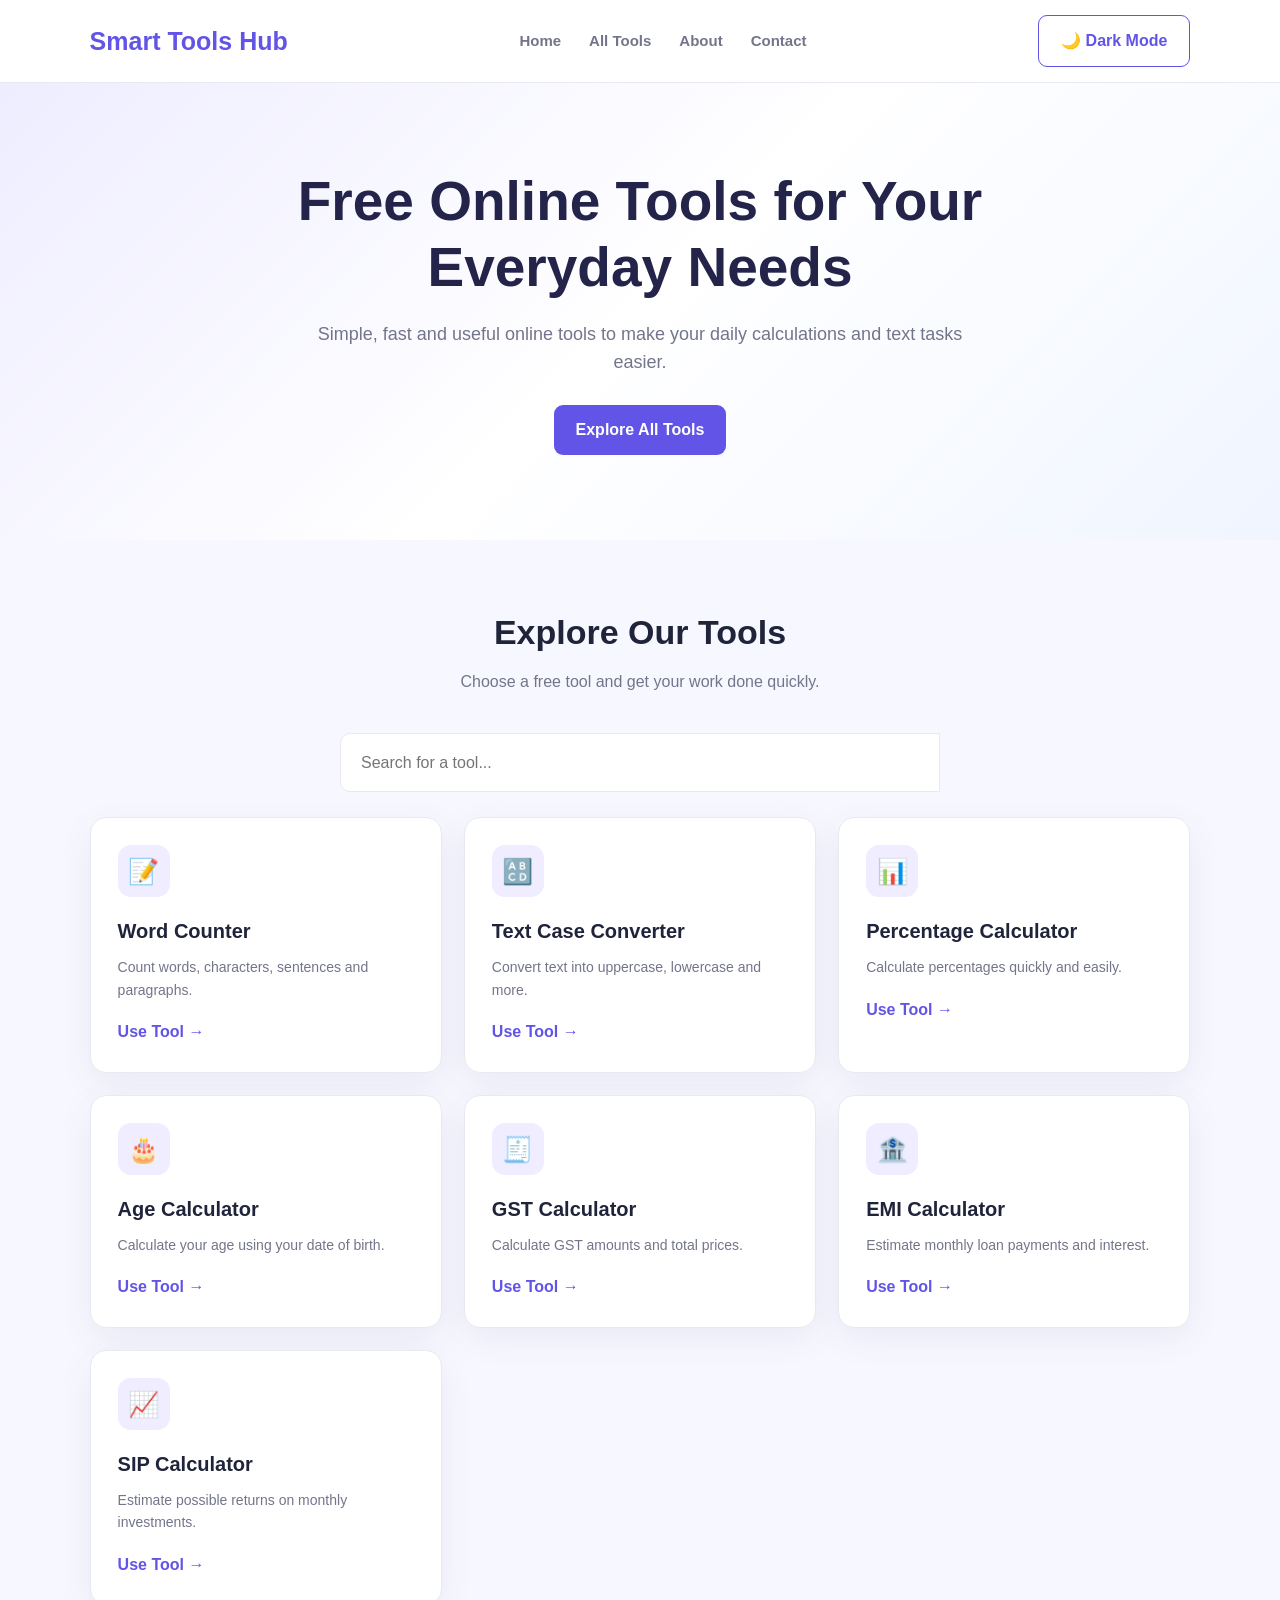
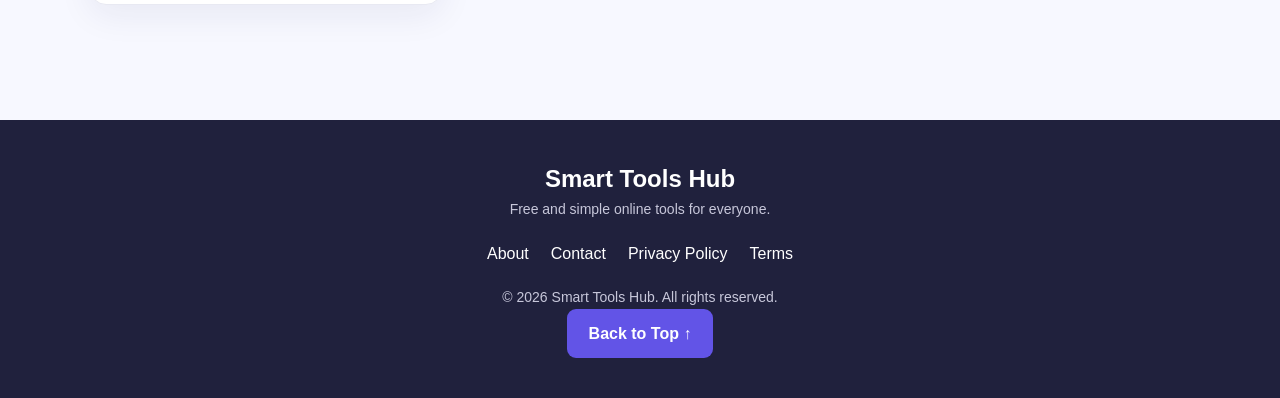
<file: index.html>
<!DOCTYPE html>
<html lang="en">
<head>
    <meta charset="UTF-8">
    <meta name="viewport" content="width=device-width, initial-scale=1.0">

    <title>Smart Tools Hub - Free Online Tools</title>
    <meta name="description" content="Use free online tools for word counting, text conversion, percentage, age, GST, EMI and SIP calculations.">
    <meta name="keywords" content="free online tools, word counter, text converter, percentage calculator, GST calculator, EMI calculator">

    <!-- Google Search Console Verification -->
    <meta name="google-site-verification" content="WfzBVPwlzANKhcpSHyWuXkBKIRFaBaveDxFWvL8Y4WM" />

    <!-- Google AdSense Verification Code -->
    <script async src="https://pagead2.googlesyndication.com/pagead/js/adsbygoogle.js?client=ca-pub-2568765496250056"
        crossorigin="anonymous"></script>

    <!-- CSS -->
    <link rel="stylesheet" href="assets/css/style.css">
</head>

<body>

    <!-- HEADER -->
    <header>
        <a href="index.html" class="logo">Smart Tools Hub</a>

        <nav class="nav-links">
            <a href="index.html">Home</a>
            <a href="#tools">All Tools</a>
            <a href="pages/about.html">About</a>
            <a href="pages/contact.html">Contact</a>
        </nav>

        <button class="btn btn-outline" id="themeToggle" type="button">
            🌙 Dark Mode
        </button>
    </header>

    <!-- HERO SECTION -->
    <main>
        <section class="hero">
            <h2>Free Online Tools for Your Everyday Needs</h2>

            <p>
                Simple, fast and useful online tools to make your daily
                calculations and text tasks easier.
            </p>

            <a href="#tools" class="btn">Explore All Tools</a>
        </section>

        <!-- TOOLS SECTION -->
        <section class="section" id="tools">

            <div class="section-heading">
                <h2>Explore Our Tools</h2>
                <p>Choose a free tool and get your work done quickly.</p>
            </div>

            <!-- SEARCH -->
            <div class="search-box">
                <input
                    type="search"
                    id="toolSearch"
                    placeholder="Search for a tool..."
                    aria-label="Search tools"
                >
            </div>

            <!-- TOOL CARDS -->
            <div class="tools-grid">

                <article class="tool-card">
                    <div class="tool-icon">📝</div>
                    <h3>Word Counter</h3>
                    <p>Count words, characters, sentences and paragraphs.</p>
                    <a href="tools/word-counter/index.html">Use Tool →</a>
                </article>

                <article class="tool-card">
                    <div class="tool-icon">🔠</div>
                    <h3>Text Case Converter</h3>
                    <p>Convert text into uppercase, lowercase and more.</p>
                    <a href="tools/text-case-converter/index.html">Use Tool →</a>
                </article>

                <article class="tool-card">
                    <div class="tool-icon">📊</div>
                    <h3>Percentage Calculator</h3>
                    <p>Calculate percentages quickly and easily.</p>
                    <a href="tools/percentage-calculator/index.html">Use Tool →</a>
                </article>

                <article class="tool-card">
                    <div class="tool-icon">🎂</div>
                    <h3>Age Calculator</h3>
                    <p>Calculate your age using your date of birth.</p>
                    <a href="tools/age-calculator/index.html">Use Tool →</a>
                </article>

                <article class="tool-card">
                    <div class="tool-icon">🧾</div>
                    <h3>GST Calculator</h3>
                    <p>Calculate GST amounts and total prices.</p>
                    <a href="tools/gst-calculator/index.html">Use Tool →</a>
                </article>

                <article class="tool-card">
                    <div class="tool-icon">🏦</div>
                    <h3>EMI Calculator</h3>
                    <p>Estimate monthly loan payments and interest.</p>
                    <a href="tools/emi-calculator/index.html">Use Tool →</a>
                </article>

                <article class="tool-card">
                    <div class="tool-icon">📈</div>
                    <h3>SIP Calculator</h3>
                    <p>Estimate possible returns on monthly investments.</p>
                    <a href="tools/sip-calculator/index.html">Use Tool →</a>
                </article>

            </div>
        </section>
    </main>

    <!-- FOOTER -->
    <footer>
        <h2>Smart Tools Hub</h2>
        <p>Free and simple online tools for everyone.</p>

        <div class="footer-links">
            <a href="pages/about.html">About</a>
            <a href="pages/contact.html">Contact</a>
            <a href="pages/privacy.html">Privacy Policy</a>
            <a href="pages/terms.html">Terms</a>
        </div>

        <p>© <span id="currentYear"></span> Smart Tools Hub. All rights reserved.</p>

        <button class="btn" id="backToTop" type="button">
            Back to Top ↑
        </button>
    </footer>

    <!-- JavaScript -->
    <script src="assets/js/common.js"></script>

</body>
</html>
</file>
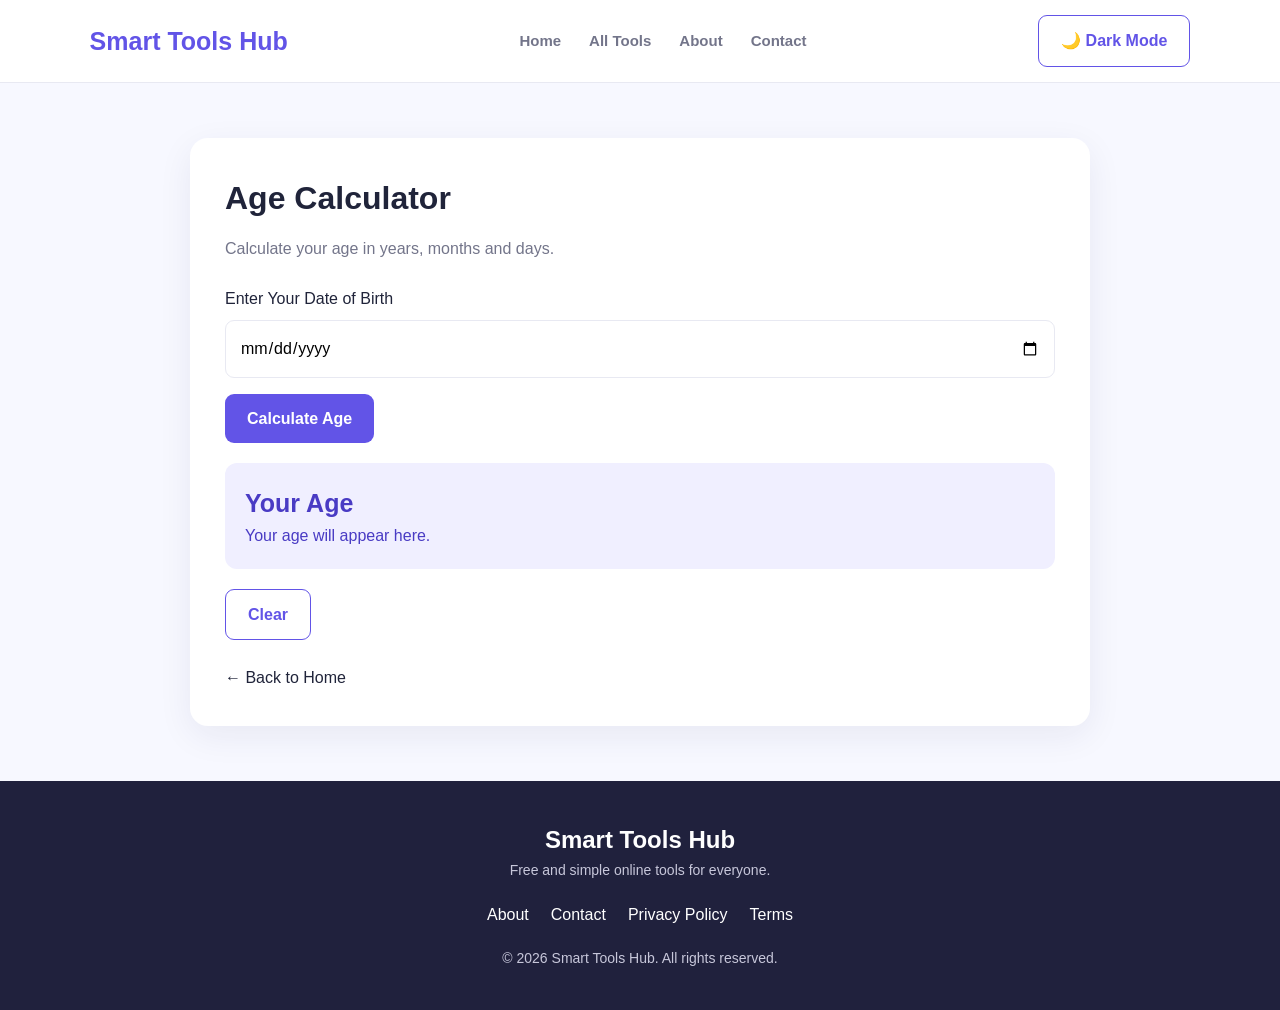
<file: tools/age-calculator/index.html>
<!DOCTYPE html>
<html lang="en">
<head>
    <meta charset="UTF-8">
    <meta name="viewport" content="width=device-width, initial-scale=1.0">
    <title>Age Calculator - Smart Tools Hub</title>
    <link rel="stylesheet" href="../../assets/css/style.css">
</head>
<body>

    <header>
        <a href="../../index.html" class="logo">Smart Tools Hub</a>
        <nav class="nav-links">
            <a href="../../index.html">Home</a>
            <a href="../../index.html#tools">All Tools</a>
            <a href="../../pages/about.html">About</a>
            <a href="../../pages/contact.html">Contact</a>
        </nav>
        <button class="btn btn-outline" id="themeToggle" type="button">🌙 Dark Mode</button>
    </header>

    <main class="tool-container">
        <h1>Age Calculator</h1>
        <p>Calculate your age in years, months and days.</p>

        <label for="birthDate">Enter Your Date of Birth</label>
        <input type="date" id="birthDate">

        <button class="btn" id="calculateBtn" type="button">
            Calculate Age
        </button>

        <div class="result-box">
            <h3>Your Age</h3>
            <p id="result">Your age will appear here.</p>
        </div>

        <button class="btn btn-outline" id="clearBtn" type="button">
            Clear
        </button>

        <p id="message" aria-live="polite"></p>
        <a href="../../index.html">← Back to Home</a>
    </main>

    <footer>
        <h2>Smart Tools Hub</h2>
        <p>Free and simple online tools for everyone.</p>
        <div class="footer-links">
            <a href="../../pages/about.html">About</a>
            <a href="../../pages/contact.html">Contact</a>
            <a href="../../pages/privacy.html">Privacy Policy</a>
            <a href="../../pages/terms.html">Terms</a>
        </div>
        <p>© <span id="currentYear"></span> Smart Tools Hub. All rights reserved.</p>
    </footer>

    <script src="../../assets/js/common.js"></script>
    <script src="age-calculator.js"></script>
</body>
</html>
</file>
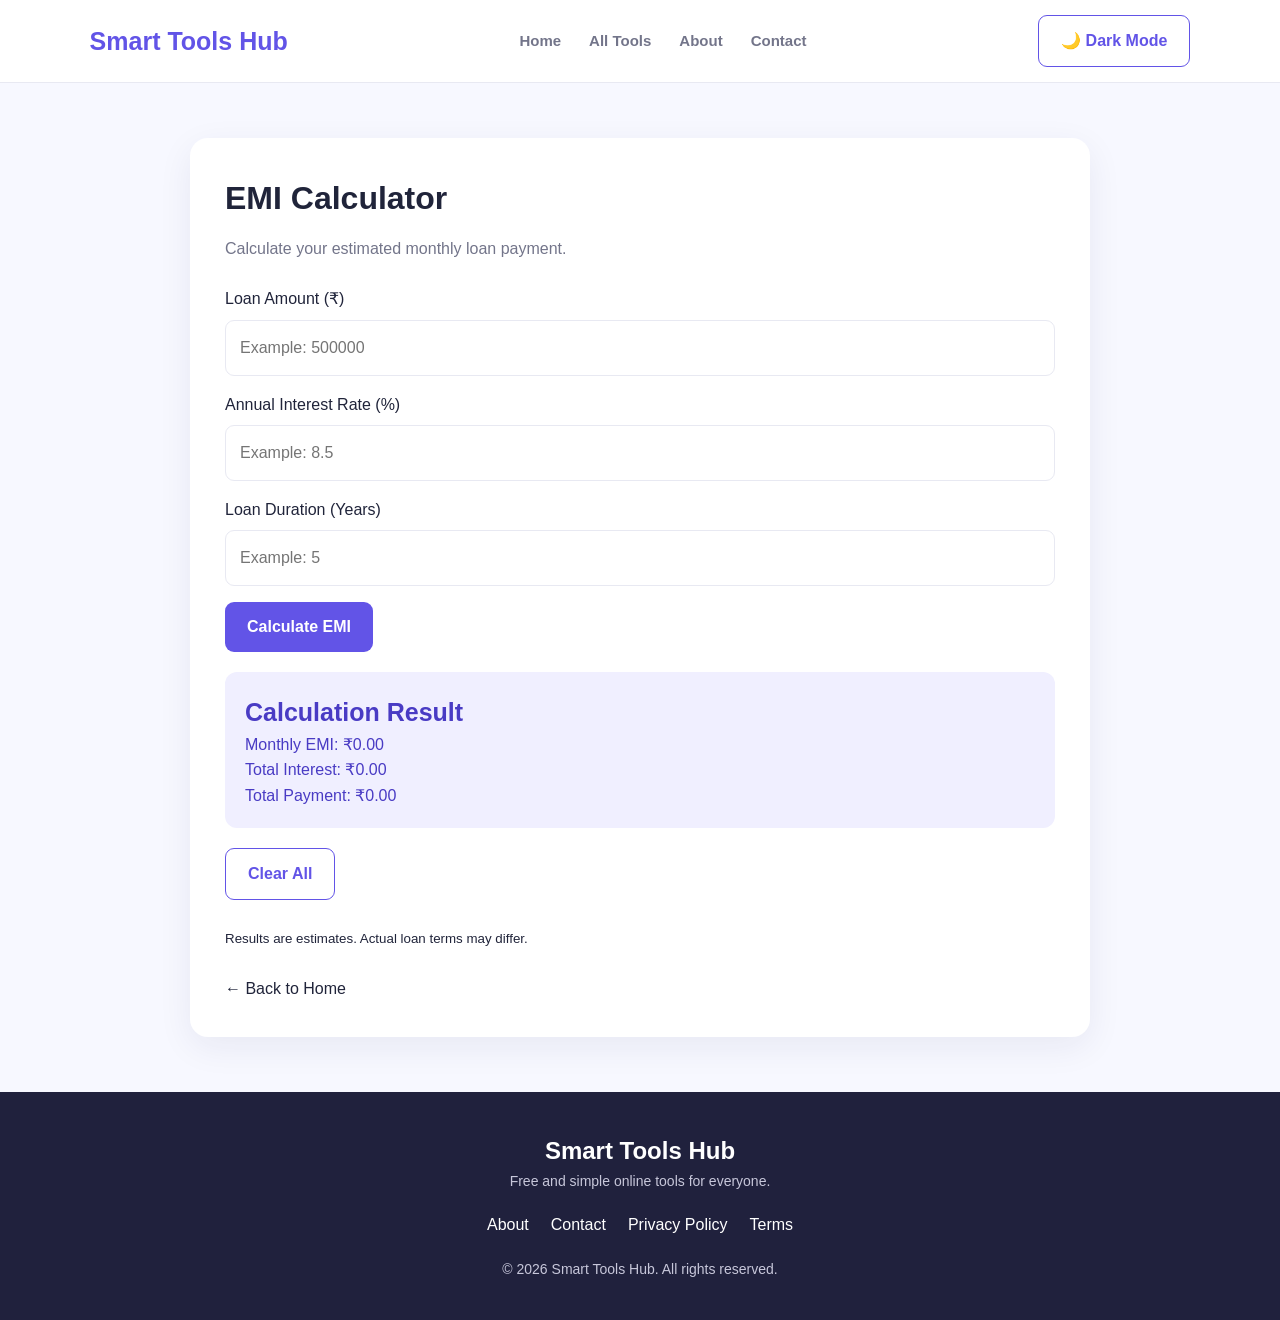
<file: tools/emi-calculator/index.html>
<!DOCTYPE html>
<html lang="en">
<head>
    <meta charset="UTF-8">
    <meta name="viewport" content="width=device-width, initial-scale=1.0">
    <title>EMI Calculator - Smart Tools Hub</title>
    <link rel="stylesheet" href="../../assets/css/style.css">
</head>
<body>

    <header>
        <a href="../../index.html" class="logo">Smart Tools Hub</a>
        <nav class="nav-links">
            <a href="../../index.html">Home</a>
            <a href="../../index.html#tools">All Tools</a>
            <a href="../../pages/about.html">About</a>
            <a href="../../pages/contact.html">Contact</a>
        </nav>
        <button class="btn btn-outline" id="themeToggle" type="button">🌙 Dark Mode</button>
    </header>

    <main class="tool-container">
        <h1>EMI Calculator</h1>
        <p>Calculate your estimated monthly loan payment.</p>

        <label for="loanAmount">Loan Amount (₹)</label>
        <input type="number" id="loanAmount" placeholder="Example: 500000" min="0">

        <label for="interestRate">Annual Interest Rate (%)</label>
        <input type="number" id="interestRate" placeholder="Example: 8.5" min="0" step="any">

        <label for="loanYears">Loan Duration (Years)</label>
        <input type="number" id="loanYears" placeholder="Example: 5" min="0" step="any">

        <button class="btn" id="calculateBtn" type="button">
            Calculate EMI
        </button>

        <div class="result-box">
            <h3>Calculation Result</h3>
            <p id="monthlyEMI">Monthly EMI: ₹0.00</p>
            <p id="totalInterest">Total Interest: ₹0.00</p>
            <p id="totalPayment">Total Payment: ₹0.00</p>
        </div>

        <button class="btn btn-outline" id="clearBtn" type="button">
            Clear All
        </button>

        <p id="message" aria-live="polite"></p>

        <small>Results are estimates. Actual loan terms may differ.</small>
        <br><br>
        <a href="../../index.html">← Back to Home</a>
    </main>

    <footer>
        <h2>Smart Tools Hub</h2>
        <p>Free and simple online tools for everyone.</p>
        <div class="footer-links">
            <a href="../../pages/about.html">About</a>
            <a href="../../pages/contact.html">Contact</a>
            <a href="../../pages/privacy.html">Privacy Policy</a>
            <a href="../../pages/terms.html">Terms</a>
        </div>
        <p>© <span id="currentYear"></span> Smart Tools Hub. All rights reserved.</p>
    </footer>

    <script src="../../assets/js/common.js"></script>
    <script src="emi-calculator.js"></script>
</body>
</html>
</file>
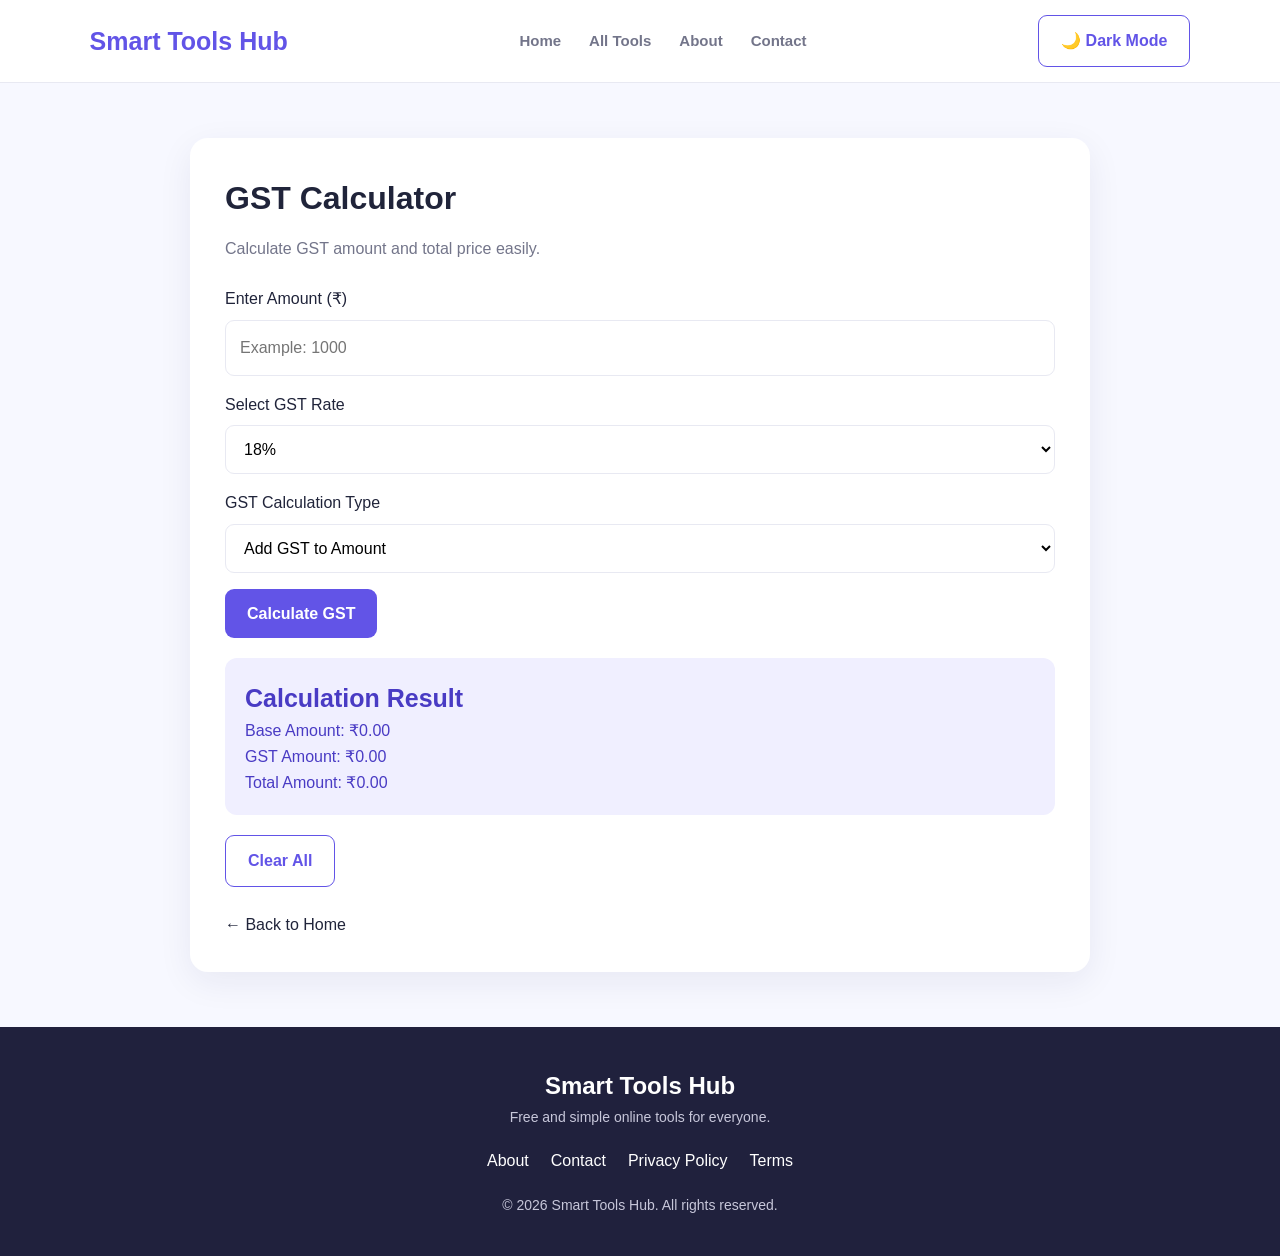
<file: tools/gst-calculator/index.html>
<!DOCTYPE html>
<html lang="en">
<head>
    <meta charset="UTF-8">
    <meta name="viewport" content="width=device-width, initial-scale=1.0">
    <title>GST Calculator - Smart Tools Hub</title>
    <link rel="stylesheet" href="../../assets/css/style.css">
</head>
<body>

    <header>
        <a href="../../index.html" class="logo">Smart Tools Hub</a>
        <nav class="nav-links">
            <a href="../../index.html">Home</a>
            <a href="../../index.html#tools">All Tools</a>
            <a href="../../pages/about.html">About</a>
            <a href="../../pages/contact.html">Contact</a>
        </nav>
        <button class="btn btn-outline" id="themeToggle" type="button">🌙 Dark Mode</button>
    </header>

    <main class="tool-container">
        <h1>GST Calculator</h1>
        <p>Calculate GST amount and total price easily.</p>

        <label for="amount">Enter Amount (₹)</label>
        <input type="number" id="amount" placeholder="Example: 1000" min="0">

        <label for="gstRate">Select GST Rate</label>
        <select id="gstRate">
            <option value="5">5%</option>
            <option value="12">12%</option>
            <option value="18" selected>18%</option>
            <option value="28">28%</option>
        </select>

        <label for="gstType">GST Calculation Type</label>
        <select id="gstType">
            <option value="exclusive">Add GST to Amount</option>
            <option value="inclusive">GST Included in Amount</option>
        </select>

        <button class="btn" id="calculateBtn" type="button">
            Calculate GST
        </button>

        <div class="result-box">
            <h3>Calculation Result</h3>
            <p id="baseAmount">Base Amount: ₹0.00</p>
            <p id="gstAmount">GST Amount: ₹0.00</p>
            <p id="totalAmount">Total Amount: ₹0.00</p>
        </div>

        <button class="btn btn-outline" id="clearBtn" type="button">
            Clear All
        </button>

        <p id="message" aria-live="polite"></p>
        <a href="../../index.html">← Back to Home</a>
    </main>

    <footer>
        <h2>Smart Tools Hub</h2>
        <p>Free and simple online tools for everyone.</p>
        <div class="footer-links">
            <a href="../../pages/about.html">About</a>
            <a href="../../pages/contact.html">Contact</a>
            <a href="../../pages/privacy.html">Privacy Policy</a>
            <a href="../../pages/terms.html">Terms</a>
        </div>
        <p>© <span id="currentYear"></span> Smart Tools Hub. All rights reserved.</p>
    </footer>

    <script src="../../assets/js/common.js"></script>
    <script src="gst-calculator.js"></script>
</body>
</html>
</file>
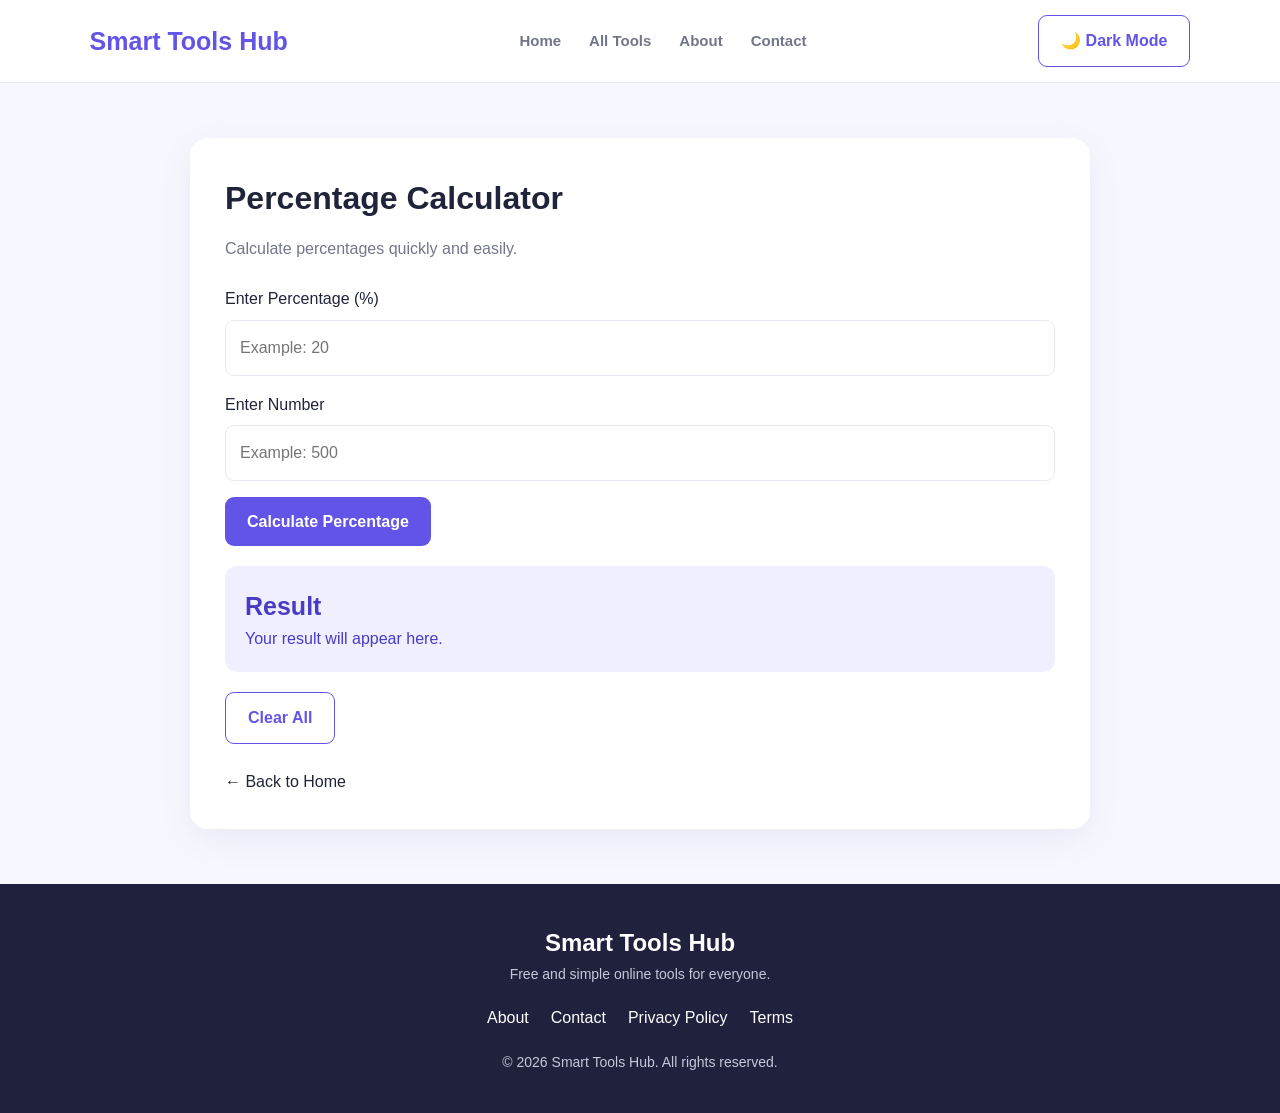
<file: tools/percentage-calculator/index.html>
<!DOCTYPE html>
<html lang="en">
<head>
    <meta charset="UTF-8">
    <meta name="viewport" content="width=device-width, initial-scale=1.0">
    <title>Percentage Calculator - Smart Tools Hub</title>
    <link rel="stylesheet" href="../../assets/css/style.css">
</head>
<body>

    <header>
        <a href="../../index.html" class="logo">Smart Tools Hub</a>
        <nav class="nav-links">
            <a href="../../index.html">Home</a>
            <a href="../../index.html#tools">All Tools</a>
            <a href="../../pages/about.html">About</a>
            <a href="../../pages/contact.html">Contact</a>
        </nav>
        <button class="btn btn-outline" id="themeToggle" type="button">🌙 Dark Mode</button>
    </header>

    <main class="tool-container">
        <h1>Percentage Calculator</h1>
        <p>Calculate percentages quickly and easily.</p>

        <label for="percentage">Enter Percentage (%)</label>
        <input type="number" id="percentage" placeholder="Example: 20">

        <label for="number">Enter Number</label>
        <input type="number" id="number" placeholder="Example: 500">

        <button class="btn" id="calculateBtn" type="button">
            Calculate Percentage
        </button>

        <div class="result-box">
            <h3>Result</h3>
            <p id="result">Your result will appear here.</p>
        </div>

        <button class="btn btn-outline" id="clearBtn" type="button">
            Clear All
        </button>

        <p id="message" aria-live="polite"></p>
        <a href="../../index.html">← Back to Home</a>
    </main>

    <footer>
        <h2>Smart Tools Hub</h2>
        <p>Free and simple online tools for everyone.</p>
        <div class="footer-links">
            <a href="../../pages/about.html">About</a>
            <a href="../../pages/contact.html">Contact</a>
            <a href="../../pages/privacy.html">Privacy Policy</a>
            <a href="../../pages/terms.html">Terms</a>
        </div>
        <p>© <span id="currentYear"></span> Smart Tools Hub. All rights reserved.</p>
    </footer>

    <script src="../../assets/js/common.js"></script>
    <script src="percentage-calculator.js"></script>
</body>
</html>
</file>
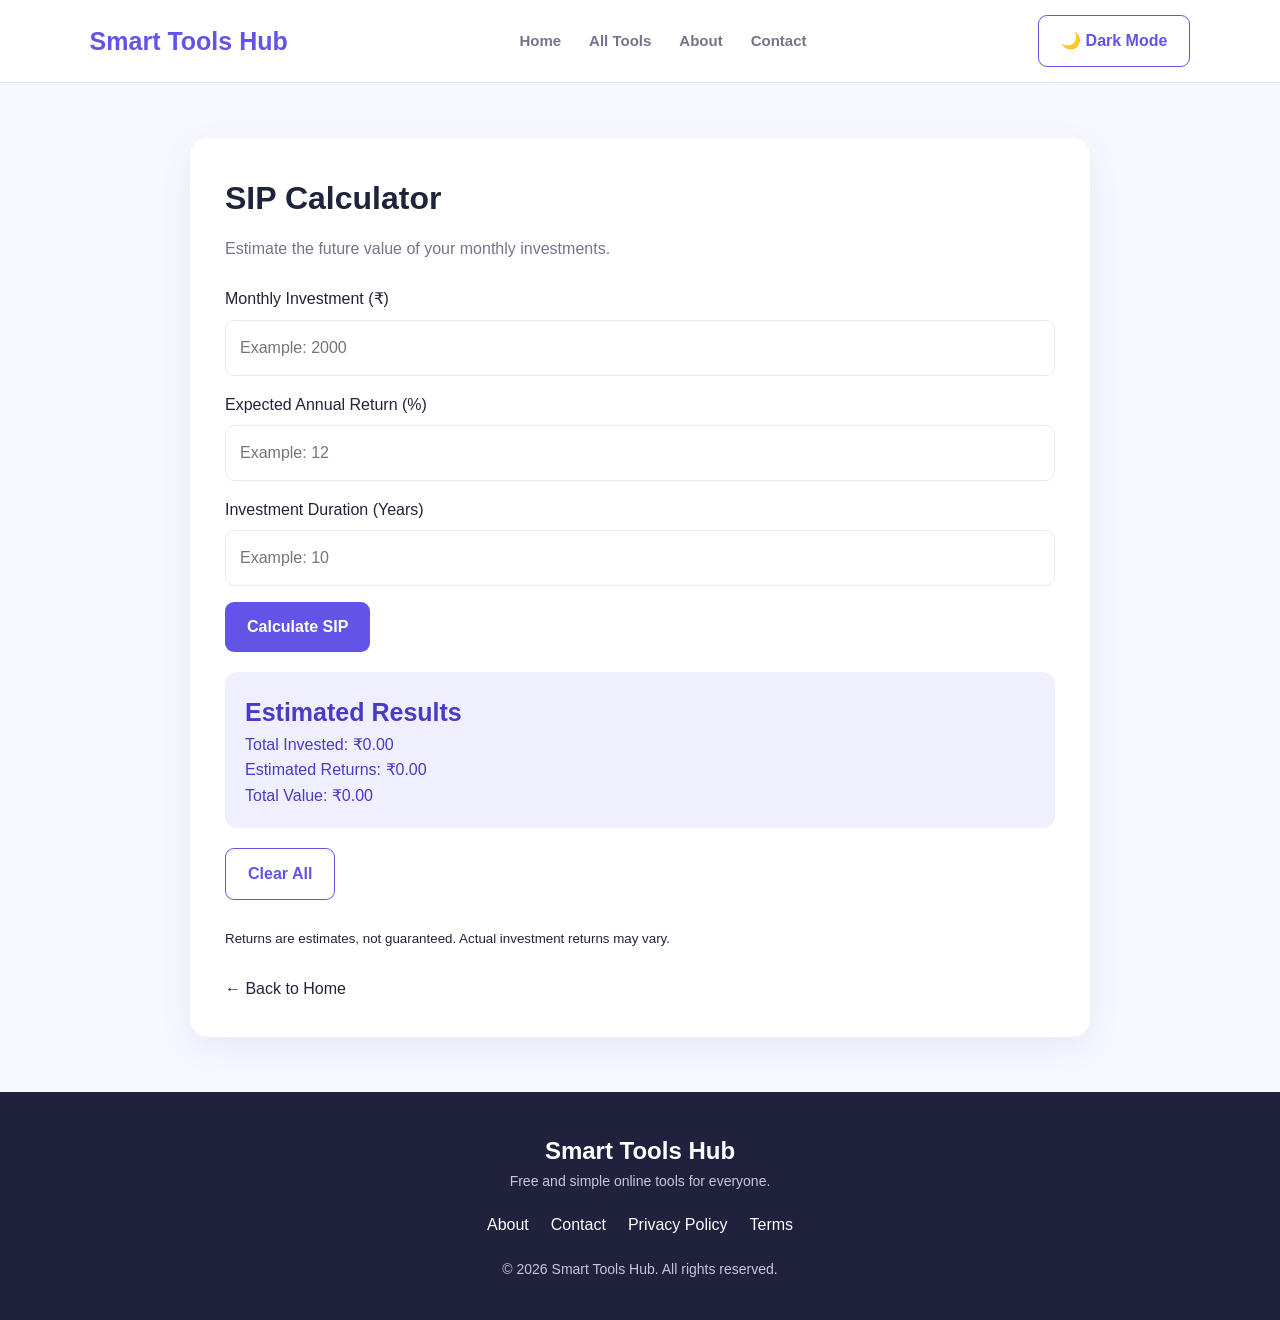
<file: tools/sip-calculator/index.html>
<!DOCTYPE html>
<html lang="en">
<head>
    <meta charset="UTF-8">
    <meta name="viewport" content="width=device-width, initial-scale=1.0">
    <title>SIP Calculator - Smart Tools Hub</title>
    <link rel="stylesheet" href="../../assets/css/style.css">
</head>
<body>

    <header>
        <a href="../../index.html" class="logo">Smart Tools Hub</a>
        <nav class="nav-links">
            <a href="../../index.html">Home</a>
            <a href="../../index.html#tools">All Tools</a>
            <a href="../../pages/about.html">About</a>
            <a href="../../pages/contact.html">Contact</a>
        </nav>
        <button class="btn btn-outline" id="themeToggle" type="button">🌙 Dark Mode</button>
    </header>

    <main class="tool-container">
        <h1>SIP Calculator</h1>
        <p>Estimate the future value of your monthly investments.</p>

        <label for="monthlyInvestment">Monthly Investment (₹)</label>
        <input type="number" id="monthlyInvestment" placeholder="Example: 2000" min="0">

        <label for="expectedReturn">Expected Annual Return (%)</label>
        <input type="number" id="expectedReturn" placeholder="Example: 12" min="0" step="any">

        <label for="investmentYears">Investment Duration (Years)</label>
        <input type="number" id="investmentYears" placeholder="Example: 10" min="0" step="any">

        <button class="btn" id="calculateBtn" type="button">
            Calculate SIP
        </button>

        <div class="result-box">
            <h3>Estimated Results</h3>
            <p id="investedAmount">Total Invested: ₹0.00</p>
            <p id="estimatedReturns">Estimated Returns: ₹0.00</p>
            <p id="totalValue">Total Value: ₹0.00</p>
        </div>

        <button class="btn btn-outline" id="clearBtn" type="button">
            Clear All
        </button>

        <p id="message" aria-live="polite"></p>

        <small>Returns are estimates, not guaranteed. Actual investment returns may vary.</small>
        <br><br>
        <a href="../../index.html">← Back to Home</a>
    </main>

    <footer>
        <h2>Smart Tools Hub</h2>
        <p>Free and simple online tools for everyone.</p>
        <div class="footer-links">
            <a href="../../pages/about.html">About</a>
            <a href="../../pages/contact.html">Contact</a>
            <a href="../../pages/privacy.html">Privacy Policy</a>
            <a href="../../pages/terms.html">Terms</a>
        </div>
        <p>© <span id="currentYear"></span> Smart Tools Hub. All rights reserved.</p>
    </footer>

    <script src="../../assets/js/common.js"></script>
    <script src="sip-calculator.js"></script>
</body>
</html>
</file>
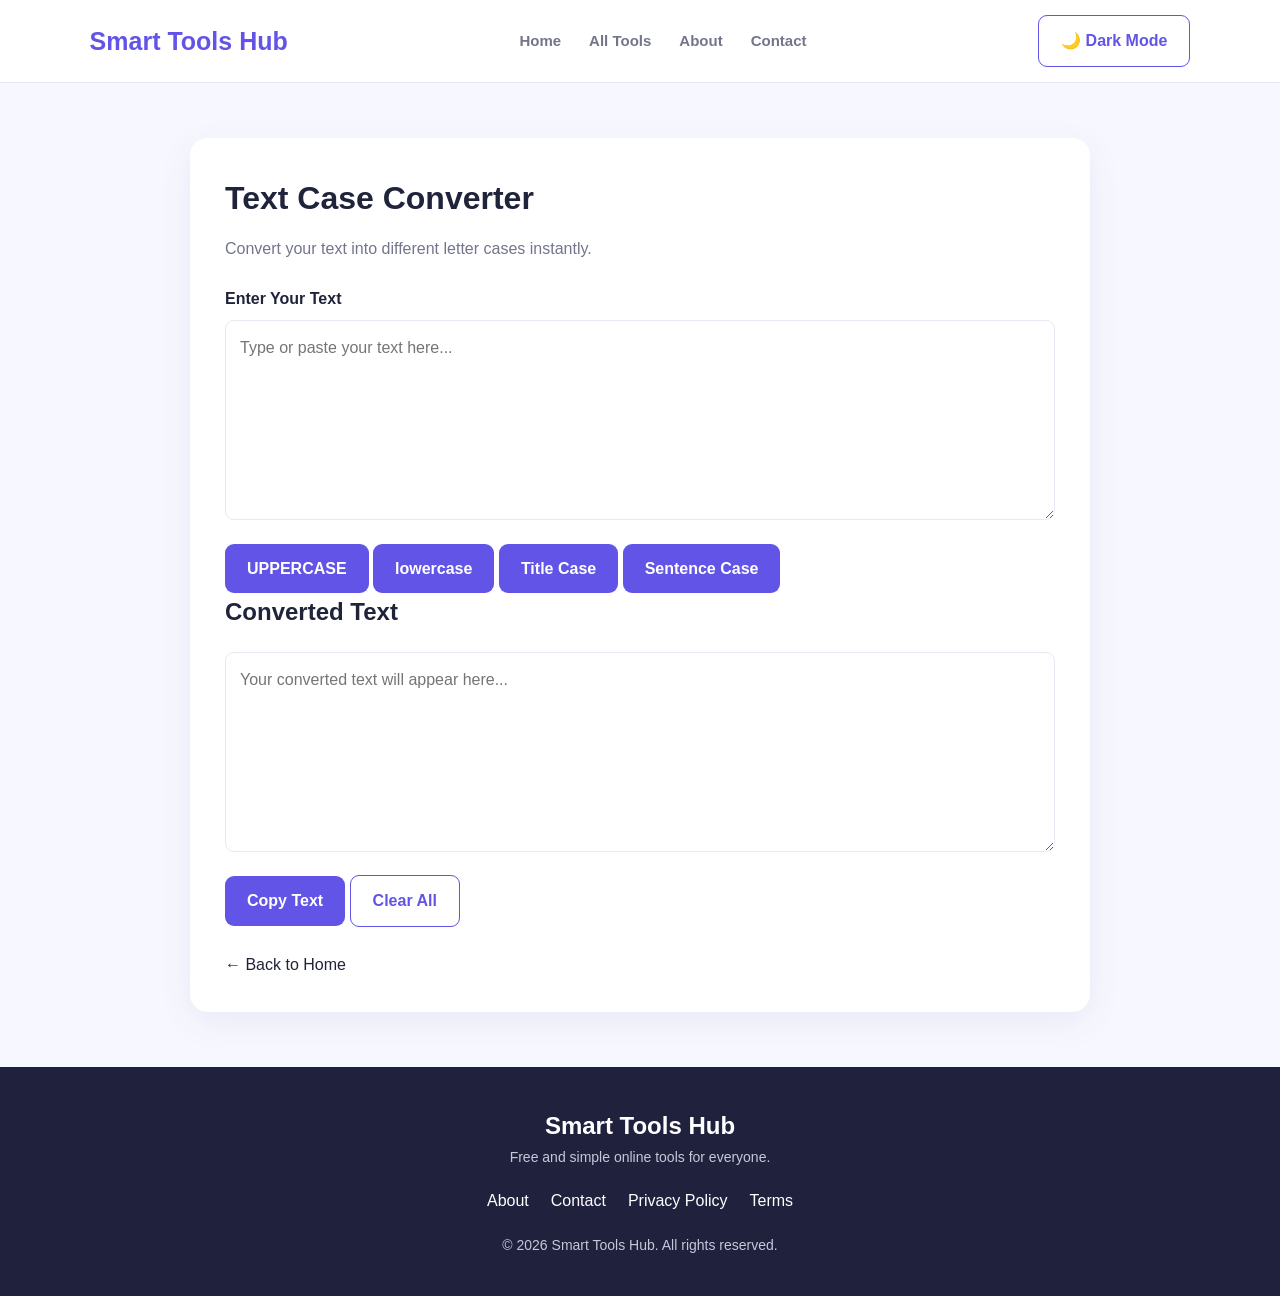
<file: tools/text-case-converter/index.html>
<!DOCTYPE html>
<html lang="en">
<head>
    <meta charset="UTF-8">
    <meta name="viewport" content="width=device-width, initial-scale=1.0">

    <title>Text Case Converter - Smart Tools Hub</title>

    <link rel="stylesheet" href="../../assets/css/style.css">
</head>

<body>

    <header>
        <a href="../../index.html" class="logo">Smart Tools Hub</a>

        <nav class="nav-links">
            <a href="../../index.html">Home</a>
            <a href="../../index.html#tools">All Tools</a>
            <a href="../../pages/about.html">About</a>
            <a href="../../pages/contact.html">Contact</a>
        </nav>

        <button class="btn btn-outline" id="themeToggle" type="button">
            🌙 Dark Mode
        </button>
    </header>

    <main class="tool-container">

        <h1>Text Case Converter</h1>

        <p>Convert your text into different letter cases instantly.</p>

        <label for="inputText"><strong>Enter Your Text</strong></label>

        <textarea
            id="inputText"
            placeholder="Type or paste your text here..."
        ></textarea>

        <div class="converter-buttons">
            <button class="btn" id="upperBtn" type="button">
                UPPERCASE
            </button>

            <button class="btn" id="lowerBtn" type="button">
                lowercase
            </button>

            <button class="btn" id="titleBtn" type="button">
                Title Case
            </button>

            <button class="btn" id="sentenceBtn" type="button">
                Sentence Case
            </button>
        </div>

        <h2>Converted Text</h2>

        <textarea
            id="outputText"
            placeholder="Your converted text will appear here..."
            readonly
        ></textarea>

        <div class="converter-buttons">
            <button class="btn" id="copyBtn" type="button">
                Copy Text
            </button>

            <button class="btn btn-outline" id="clearBtn" type="button">
                Clear All
            </button>
        </div>

        <p id="message" aria-live="polite"></p>

        <a href="../../index.html">← Back to Home</a>

    </main>

    <footer>
        <h2>Smart Tools Hub</h2>
        <p>Free and simple online tools for everyone.</p>

        <div class="footer-links">
            <a href="../../pages/about.html">About</a>
            <a href="../../pages/contact.html">Contact</a>
            <a href="../../pages/privacy.html">Privacy Policy</a>
            <a href="../../pages/terms.html">Terms</a>
        </div>

        <p>© <span id="currentYear"></span> Smart Tools Hub. All rights reserved.</p>
    </footer>

    <script src="../../assets/js/common.js"></script>
    <script src="text-case-converter.js"></script>

</body>
</html>
</file>
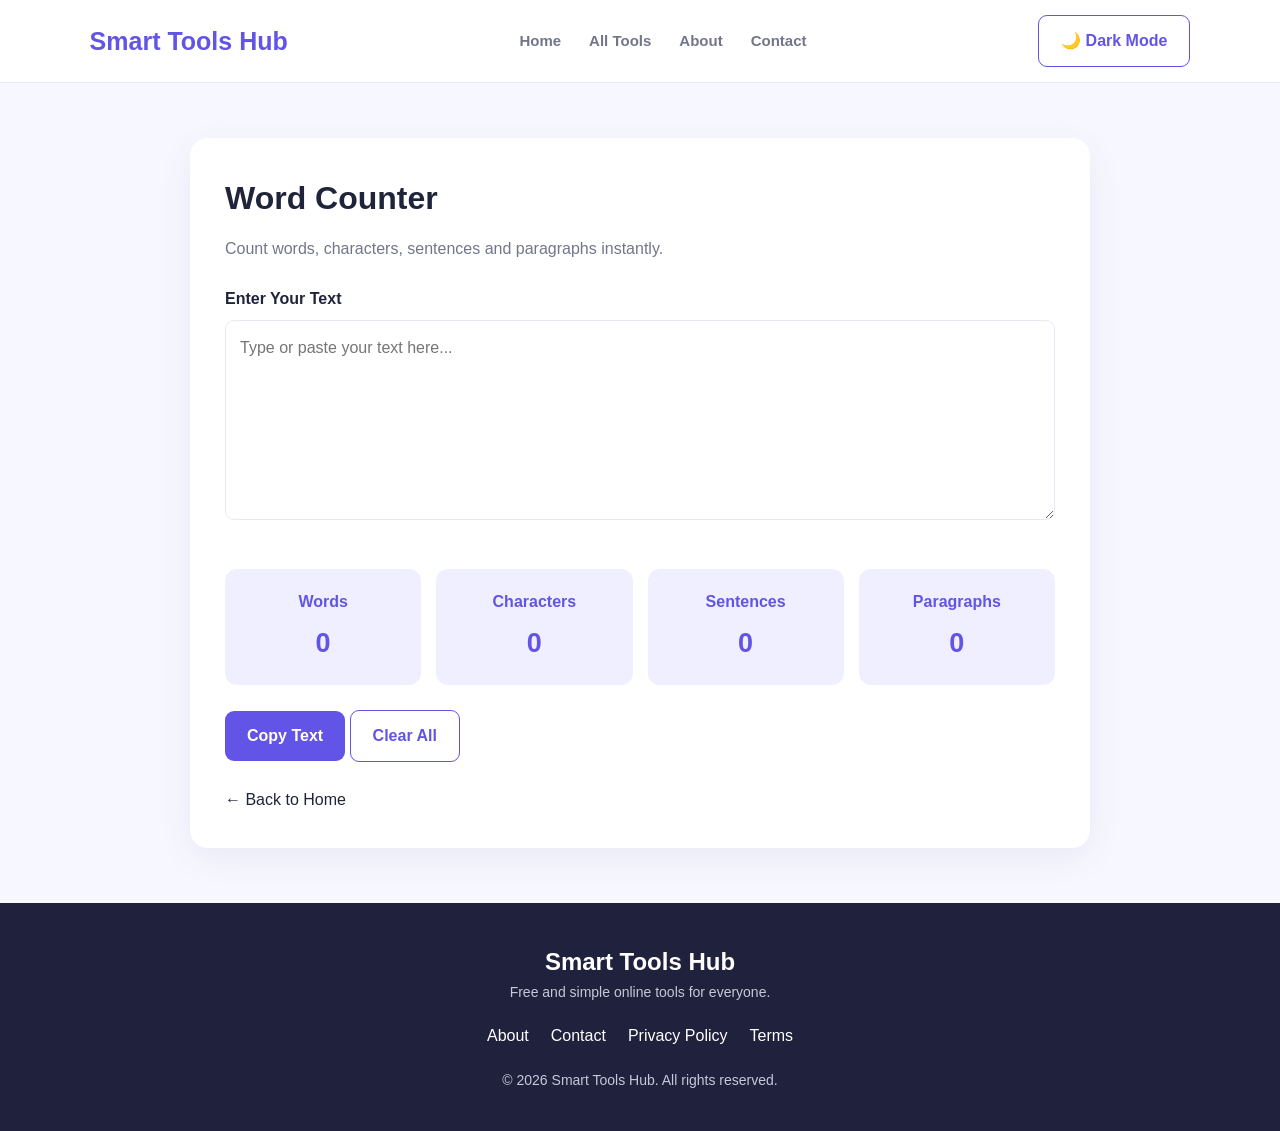
<file: tools/word-counter/index.html>
<!DOCTYPE html>
<html lang="en">
<head>
    <meta charset="UTF-8">
    <meta name="viewport" content="width=device-width, initial-scale=1.0">

    <title>Word Counter - Smart Tools Hub</title>
    <meta name="description" content="Count words, characters, sentences and paragraphs with this free online word counter.">

    <link rel="stylesheet" href="../../assets/css/style.css">
</head>

<body>

    <header>
        <a href="../../index.html" class="logo">Smart Tools Hub</a>

        <nav class="nav-links">
            <a href="../../index.html">Home</a>
            <a href="../../index.html#tools">All Tools</a>
            <a href="../../pages/about.html">About</a>
            <a href="../../pages/contact.html">Contact</a>
        </nav>

        <button class="btn btn-outline" id="themeToggle" type="button">
            🌙 Dark Mode
        </button>
    </header>

    <main class="tool-container">

        <h1>Word Counter</h1>

        <p>Count words, characters, sentences and paragraphs instantly.</p>

        <label for="textInput"><strong>Enter Your Text</strong></label>

        <textarea
            id="textInput"
            placeholder="Type or paste your text here..."
        ></textarea>

        <div class="stats">

            <p>
                Words
                <span id="wordCount">0</span>
            </p>

            <p>
                Characters
                <span id="charCount">0</span>
            </p>

            <p>
                Sentences
                <span id="sentenceCount">0</span>
            </p>

            <p>
                Paragraphs
                <span id="paragraphCount">0</span>
            </p>

        </div>

        <div class="converter-buttons">
            <button class="btn" id="copyText" type="button">
                Copy Text
            </button>

            <button class="btn btn-outline" id="clearText" type="button">
                Clear All
            </button>
        </div>

        <p id="message" aria-live="polite"></p>

        <a href="../../index.html">← Back to Home</a>

    </main>

    <footer>
        <h2>Smart Tools Hub</h2>
        <p>Free and simple online tools for everyone.</p>

        <div class="footer-links">
            <a href="../../pages/about.html">About</a>
            <a href="../../pages/contact.html">Contact</a>
            <a href="../../pages/privacy.html">Privacy Policy</a>
            <a href="../../pages/terms.html">Terms</a>
        </div>

        <p>© <span id="currentYear"></span> Smart Tools Hub. All rights reserved.</p>
    </footer>

    <script src="../../assets/js/common.js"></script>
    <script src="word-counter.js"></script>

</body>
</html>
</file>
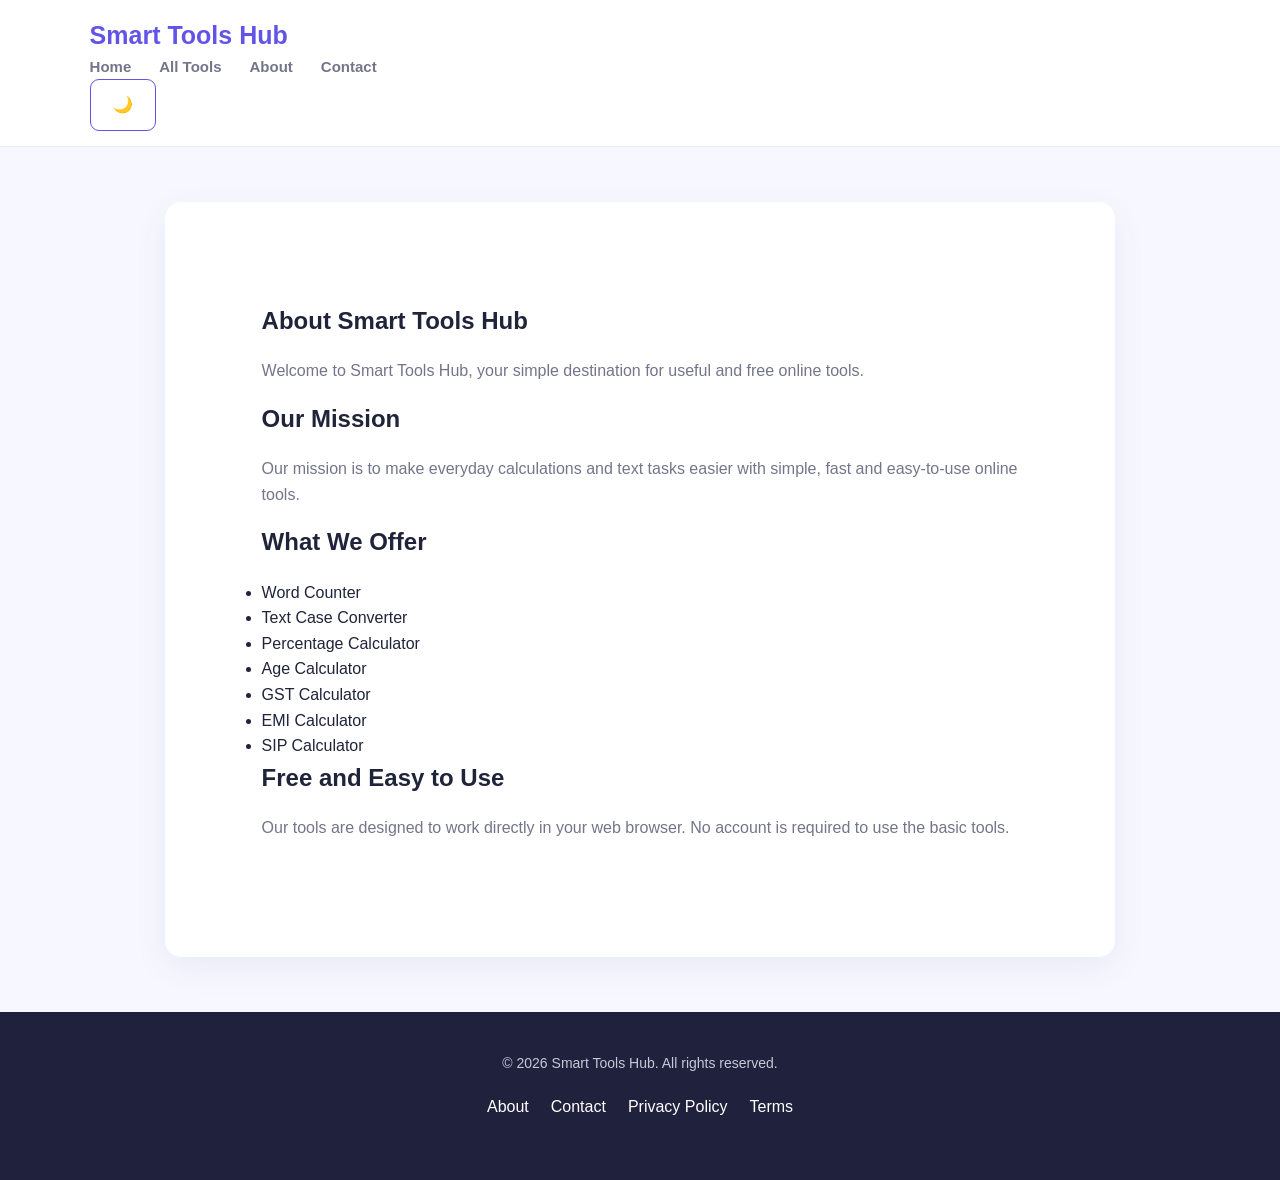
<file: pages/about.html>
<!DOCTYPE html>
<html lang="en">
<head>
    <meta charset="UTF-8">
    <meta name="viewport" content="width=device-width, initial-scale=1.0">
    <meta name="description" content="Learn about Smart Tools Hub and our free online tools.">
    <title>About Us | Smart Tools Hub</title>
    <link rel="stylesheet" href="../assets/css/style.css">
</head>
<body>

<header class="header">
    <nav class="navbar">
        <a href="../index.html" class="logo">Smart Tools Hub</a>
        <div class="nav-links">
            <a href="../index.html">Home</a>
            <a href="../index.html#tools">All Tools</a>
            <a href="about.html">About</a>
            <a href="contact.html">Contact</a>
        </div>
        <button id="themeToggle" class="btn btn-outline">🌙</button>
    </nav>
</header>

<main class="content">
    <section class="section">
        <h1>About Smart Tools Hub</h1>
        <p>
            Welcome to Smart Tools Hub, your simple destination for
            useful and free online tools.
        </p>

        <h2>Our Mission</h2>
        <p>
            Our mission is to make everyday calculations and text tasks
            easier with simple, fast and easy-to-use online tools.
        </p>

        <h2>What We Offer</h2>
        <ul>
            <li>Word Counter</li>
            <li>Text Case Converter</li>
            <li>Percentage Calculator</li>
            <li>Age Calculator</li>
            <li>GST Calculator</li>
            <li>EMI Calculator</li>
            <li>SIP Calculator</li>
        </ul>

        <h2>Free and Easy to Use</h2>
        <p>
            Our tools are designed to work directly in your web browser.
            No account is required to use the basic tools.
        </p>
    </section>
</main>

<footer>
    <p>© <span id="currentYear"></span> Smart Tools Hub. All rights reserved.</p>
    <div class="footer-links">
        <a href="about.html">About</a>
        <a href="contact.html">Contact</a>
        <a href="privacy.html">Privacy Policy</a>
        <a href="terms.html">Terms</a>
    </div>
</footer>

<script src="../assets/js/common.js"></script>
</body>
</html>
</file>
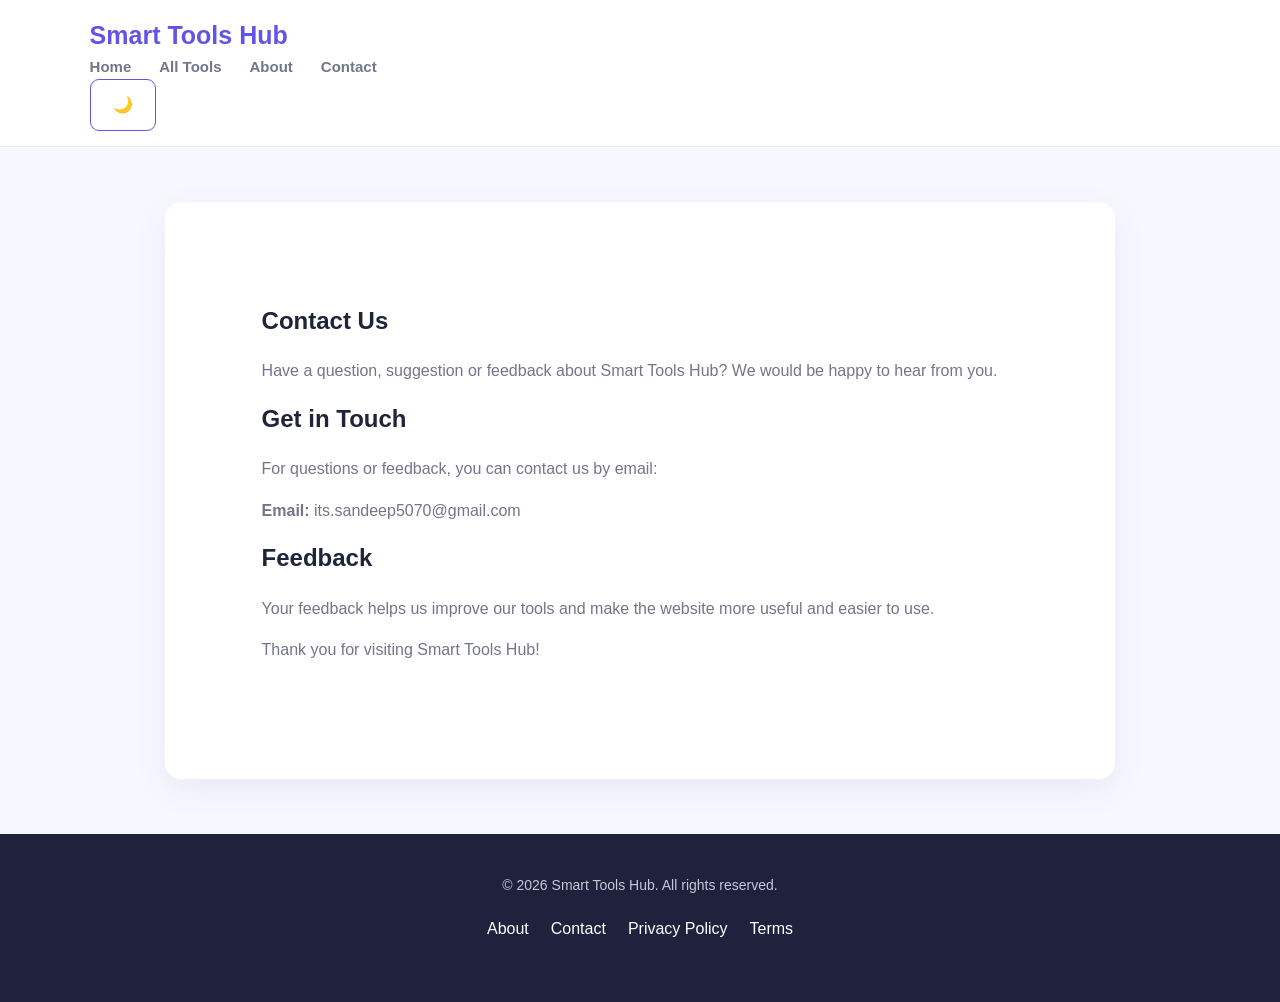
<file: pages/contact.html>
<!DOCTYPE html>
<html lang="en">
<head>
    <meta charset="UTF-8">
    <meta name="viewport" content="width=device-width, initial-scale=1.0">
    <meta name="description" content="Contact Smart Tools Hub for questions, feedback and suggestions.">
    <title>Contact Us | Smart Tools Hub</title>
    <link rel="stylesheet" href="../assets/css/style.css">
</head>
<body>

<header class="header">
    <nav class="navbar">
        <a href="../index.html" class="logo">Smart Tools Hub</a>
        <div class="nav-links">
            <a href="../index.html">Home</a>
            <a href="../index.html#tools">All Tools</a>
            <a href="about.html">About</a>
            <a href="contact.html">Contact</a>
        </div>
        <button id="themeToggle" class="btn btn-outline">🌙</button>
    </nav>
</header>

<main class="content">
    <section class="section">
        <h1>Contact Us</h1>
        <p>
            Have a question, suggestion or feedback about Smart Tools Hub?
            We would be happy to hear from you.
        </p>

        <h2>Get in Touch</h2>
        <p>
            For questions or feedback, you can contact us by email:
        </p>

        <p>
            <strong>Email:</strong>
            <a href="mailto:its.sandeep5070@gmail.com">
                its.sandeep5070@gmail.com
            </a>
        </p>

        <h2>Feedback</h2>
        <p>
            Your feedback helps us improve our tools and make the website
            more useful and easier to use.
        </p>

        <p>
            Thank you for visiting Smart Tools Hub!
        </p>
    </section>
</main>

<footer>
    <p>© <span id="currentYear"></span> Smart Tools Hub. All rights reserved.</p>
    <div class="footer-links">
        <a href="about.html">About</a>
        <a href="contact.html">Contact</a>
        <a href="privacy.html">Privacy Policy</a>
        <a href="terms.html">Terms</a>
    </div>
</footer>

<script src="../assets/js/common.js"></script>
</body>
</html>
</file>
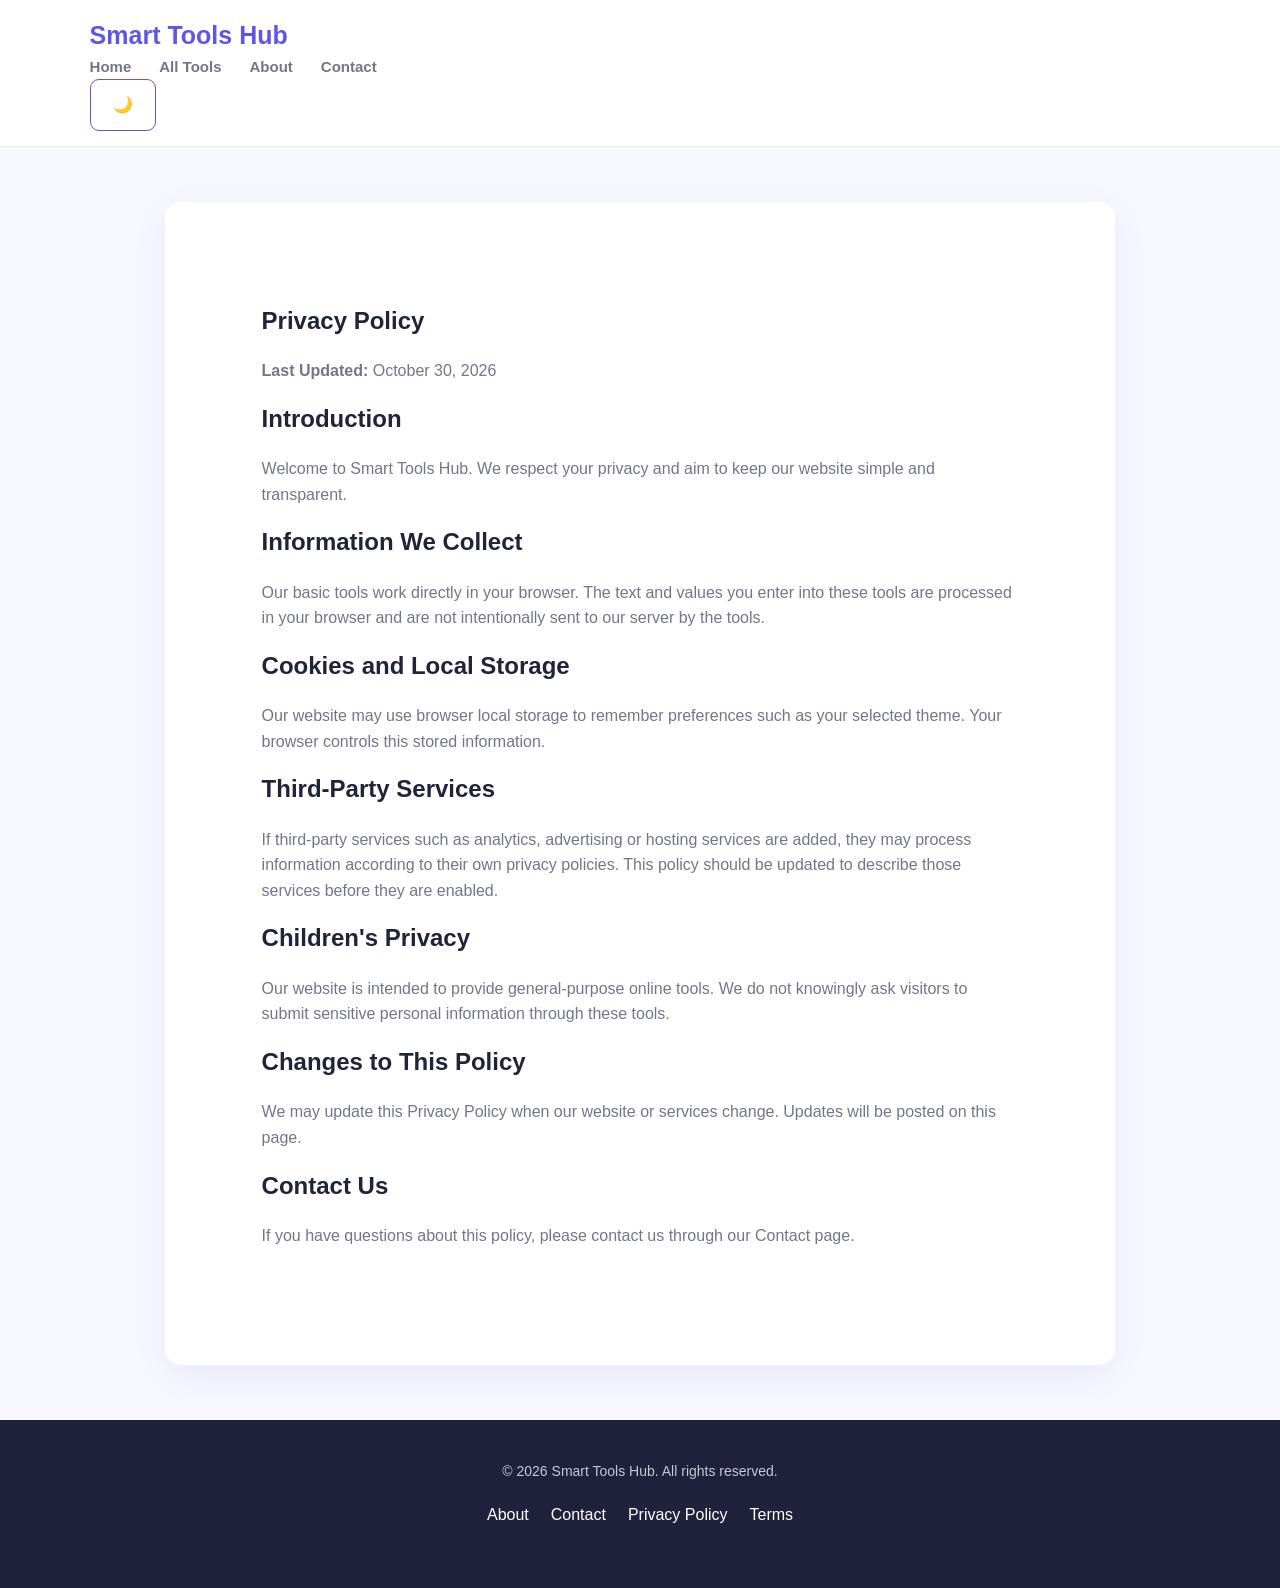
<file: pages/privacy.html>
<!DOCTYPE html>
<html lang="en">
<head>
    <meta charset="UTF-8">
    <meta name="viewport" content="width=device-width, initial-scale=1.0">
    <meta name="description" content="Read the Smart Tools Hub privacy policy.">
    <title>Privacy Policy | Smart Tools Hub</title>
    <link rel="stylesheet" href="../assets/css/style.css">
</head>
<body>

<header class="header">
    <nav class="navbar">
        <a href="../index.html" class="logo">Smart Tools Hub</a>
        <div class="nav-links">
            <a href="../index.html">Home</a>
            <a href="../index.html#tools">All Tools</a>
            <a href="about.html">About</a>
            <a href="contact.html">Contact</a>
        </div>
        <button id="themeToggle" class="btn btn-outline">🌙</button>
    </nav>
</header>

<main class="content">
    <section class="section">
        <h1>Privacy Policy</h1>
        <p><strong>Last Updated:</strong> October 30, 2026</p>

        <h2>Introduction</h2>
        <p>
            Welcome to Smart Tools Hub. We respect your privacy and aim
            to keep our website simple and transparent.
        </p>

        <h2>Information We Collect</h2>
        <p>
            Our basic tools work directly in your browser. The text and
            values you enter into these tools are processed in your browser
            and are not intentionally sent to our server by the tools.
        </p>

        <h2>Cookies and Local Storage</h2>
        <p>
            Our website may use browser local storage to remember
            preferences such as your selected theme. Your browser controls
            this stored information.
        </p>

        <h2>Third-Party Services</h2>
        <p>
            If third-party services such as analytics, advertising or
            hosting services are added, they may process information
            according to their own privacy policies. This policy should
            be updated to describe those services before they are enabled.
        </p>

        <h2>Children's Privacy</h2>
        <p>
            Our website is intended to provide general-purpose online
            tools. We do not knowingly ask visitors to submit sensitive
            personal information through these tools.
        </p>

        <h2>Changes to This Policy</h2>
        <p>
            We may update this Privacy Policy when our website or services
            change. Updates will be posted on this page.
        </p>

        <h2>Contact Us</h2>
        <p>
            If you have questions about this policy, please contact us
            through our <a href="contact.html">Contact page</a>.
        </p>
    </section>
</main>

<footer>
    <p>© <span id="currentYear"></span> Smart Tools Hub. All rights reserved.</p>
    <div class="footer-links">
        <a href="about.html">About</a>
        <a href="contact.html">Contact</a>
        <a href="privacy.html">Privacy Policy</a>
        <a href="terms.html">Terms</a>
    </div>
</footer>

<script src="../assets/js/common.js"></script>
</body>
</html>
</file>
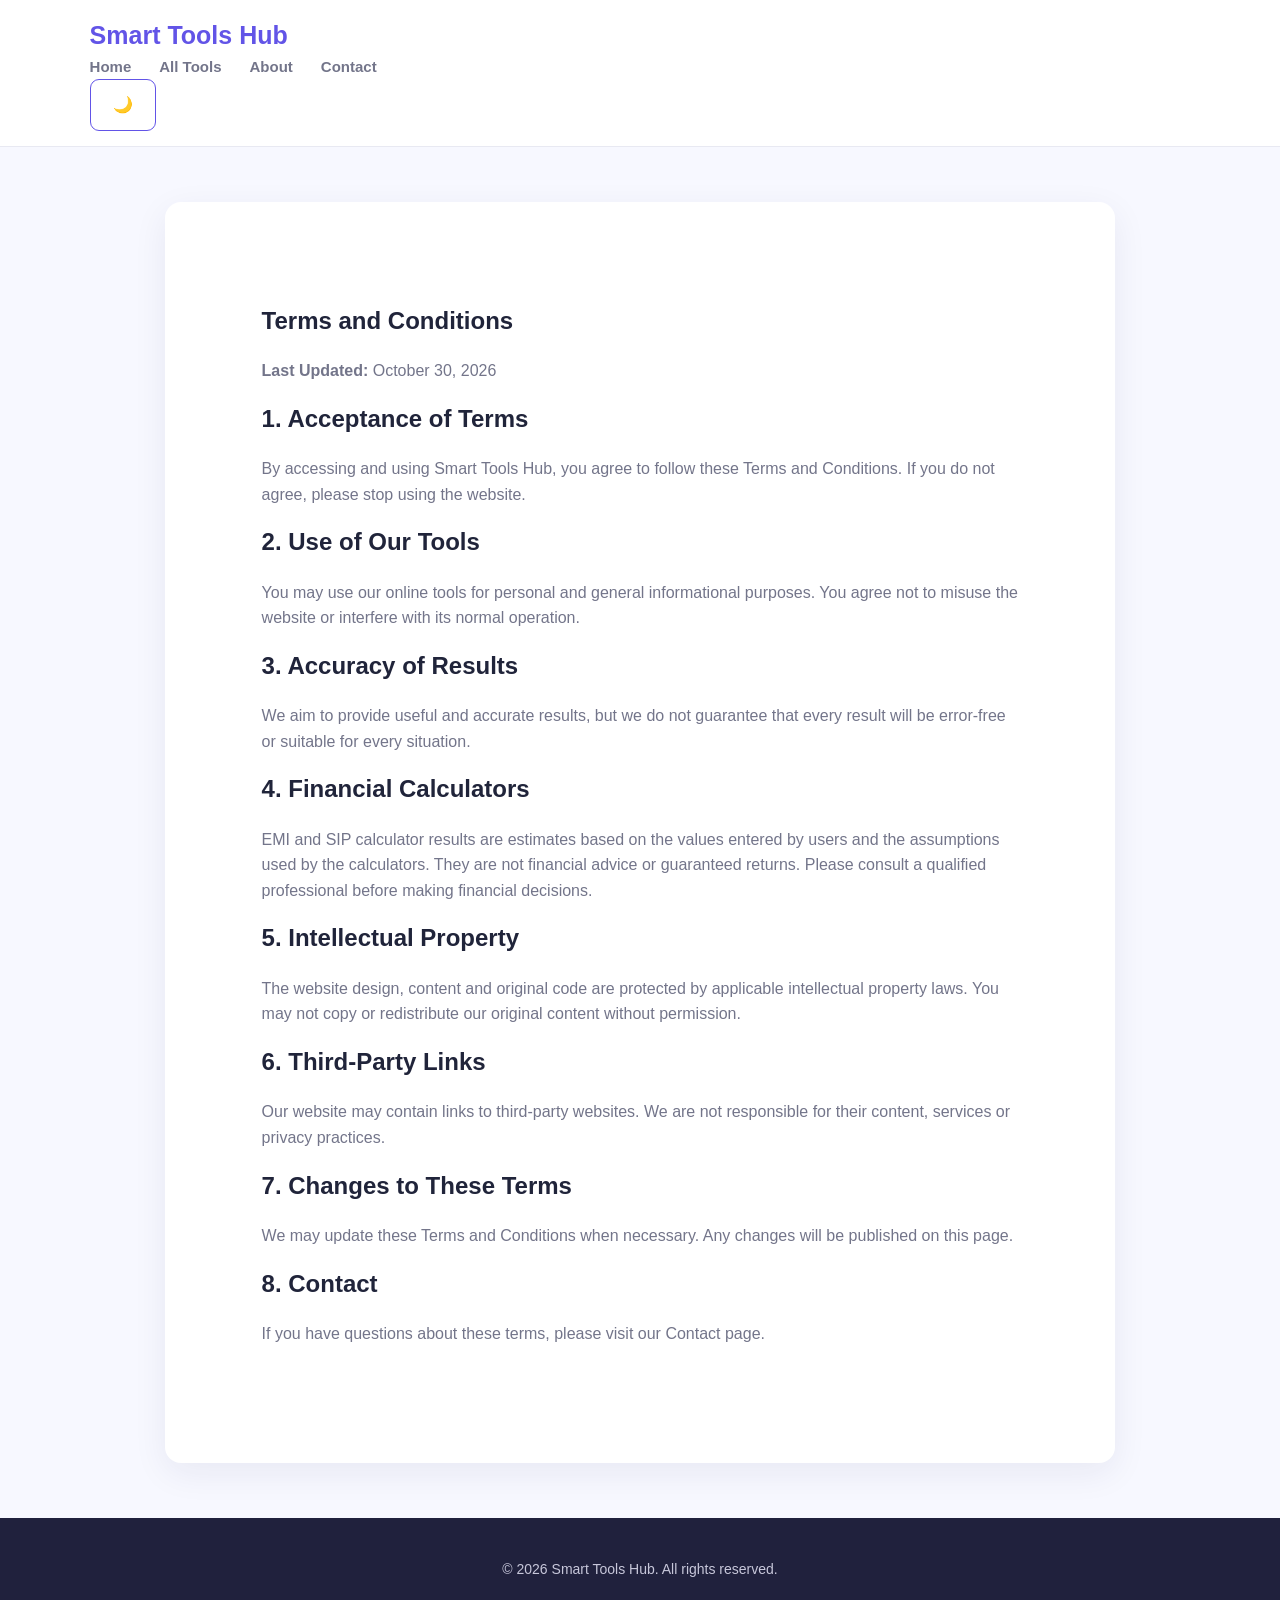
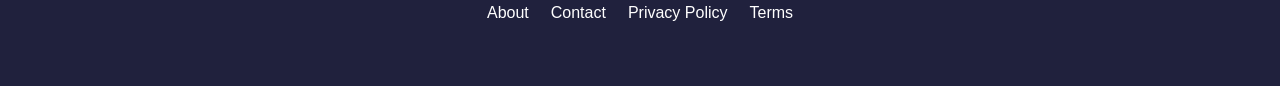
<file: pages/terms.html>
<!DOCTYPE html>
<html lang="en">
<head>
    <meta charset="UTF-8">
    <meta name="viewport" content="width=device-width, initial-scale=1.0">
    <meta name="description" content="Read the terms and conditions for using Smart Tools Hub.">
    <title>Terms and Conditions | Smart Tools Hub</title>
    <link rel="stylesheet" href="../assets/css/style.css">
</head>
<body>

<header class="header">
    <nav class="navbar">
        <a href="../index.html" class="logo">Smart Tools Hub</a>
        <div class="nav-links">
            <a href="../index.html">Home</a>
            <a href="../index.html#tools">All Tools</a>
            <a href="about.html">About</a>
            <a href="contact.html">Contact</a>
        </div>
        <button id="themeToggle" class="btn btn-outline">🌙</button>
    </nav>
</header>

<main class="content">
    <section class="section">
        <h1>Terms and Conditions</h1>
        <p><strong>Last Updated:</strong> October 30, 2026</p>

        <h2>1. Acceptance of Terms</h2>
        <p>
            By accessing and using Smart Tools Hub, you agree to follow
            these Terms and Conditions. If you do not agree, please stop
            using the website.
        </p>

        <h2>2. Use of Our Tools</h2>
        <p>
            You may use our online tools for personal and general
            informational purposes. You agree not to misuse the website
            or interfere with its normal operation.
        </p>

        <h2>3. Accuracy of Results</h2>
        <p>
            We aim to provide useful and accurate results, but we do not
            guarantee that every result will be error-free or suitable
            for every situation.
        </p>

        <h2>4. Financial Calculators</h2>
        <p>
            EMI and SIP calculator results are estimates based on the
            values entered by users and the assumptions used by the
            calculators. They are not financial advice or guaranteed
            returns. Please consult a qualified professional before
            making financial decisions.
        </p>

        <h2>5. Intellectual Property</h2>
        <p>
            The website design, content and original code are protected
            by applicable intellectual property laws. You may not copy
            or redistribute our original content without permission.
        </p>

        <h2>6. Third-Party Links</h2>
        <p>
            Our website may contain links to third-party websites.
            We are not responsible for their content, services or
            privacy practices.
        </p>

        <h2>7. Changes to These Terms</h2>
        <p>
            We may update these Terms and Conditions when necessary.
            Any changes will be published on this page.
        </p>

        <h2>8. Contact</h2>
        <p>
            If you have questions about these terms, please visit our
            <a href="contact.html">Contact page</a>.
        </p>
    </section>
</main>

<footer>
    <p>© <span id="currentYear"></span> Smart Tools Hub. All rights reserved.</p>
    <div class="footer-links">
        <a href="about.html">About</a>
        <a href="contact.html">Contact</a>
        <a href="privacy.html">Privacy Policy</a>
        <a href="terms.html">Terms</a>
    </div>
</footer>

<script src="../assets/js/common.js"></script>
</body>
</html>
</file>
<file: assets/css/style.css>
/* =================================
   SMART TOOLS HUB - COMPLETE CSS
================================= */

:root {
    --primary: #6254e7;
    --primary-dark: #493bc4;
    --secondary: #8b5cf6;
    --background: #f7f8ff;
    --surface: #ffffff;
    --text: #20243a;
    --muted: #73758a;
    --border: #e8e9f2;
    --shadow: 0 10px 35px rgba(35, 32, 90, 0.07);
}

* {
    margin: 0;
    padding: 0;
    box-sizing: border-box;
}

html {
    scroll-behavior: smooth;
}

body {
    font-family: Arial, Helvetica, sans-serif;
    background: var(--background);
    color: var(--text);
    line-height: 1.6;
}

a {
    color: inherit;
    text-decoration: none;
}

button,
input,
textarea,
select {
    font: inherit;
}

button {
    cursor: pointer;
}

/* HEADER */

header {
    min-height: 76px;
    background: var(--surface);
    padding: 15px 7%;
    display: flex;
    align-items: center;
    justify-content: space-between;
    gap: 20px;
    border-bottom: 1px solid var(--border);
}

.logo {
    font-size: 25px;
    font-weight: 800;
    color: var(--primary);
}

.nav-links {
    display: flex;
    align-items: center;
    gap: 28px;
}

.nav-links a {
    color: var(--muted);
    font-size: 15px;
    font-weight: 600;
}

.nav-links a:hover {
    color: var(--primary);
}

/* BUTTONS */

.btn {
    display: inline-block;
    border: none;
    border-radius: 9px;
    padding: 12px 22px;
    background: var(--primary);
    color: white;
    font-weight: 700;
    transition: 0.25s;
}

.btn:hover {
    background: var(--primary-dark);
    transform: translateY(-2px);
}

.btn-outline {
    background: transparent;
    color: var(--primary);
    border: 1px solid var(--primary);
}

/* HERO SECTION */

.hero {
    min-height: 430px;
    padding: 85px 20px;
    text-align: center;
    display: flex;
    flex-direction: column;
    justify-content: center;
    align-items: center;
    background: linear-gradient(135deg, #eeedff, #ffffff, #f0f5ff);
}

.hero h2 {
    max-width: 850px;
    font-size: clamp(34px, 5vw, 55px);
    line-height: 1.2;
    margin-bottom: 20px;
    color: #24234a;
}

.hero p {
    max-width: 650px;
    color: var(--muted);
    font-size: 18px;
    margin-bottom: 28px;
}

/* SEARCH */

.search-box {
    width: min(600px, 90%);
    display: flex;
    margin: 25px auto;
}

.search-box input {
    width: 100%;
    padding: 16px 20px;
    border: 1px solid var(--border);
    border-radius: 10px 0 0 10px;
    outline: none;
    background: white;
}

.search-box input:focus {
    border-color: var(--primary);
}

.search-box button {
    border-radius: 0 10px 10px 0;
}

/* SECTIONS */

.section {
    padding: 65px 7%;
}

.section-heading {
    text-align: center;
    margin-bottom: 38px;
}

.section-heading h2 {
    font-size: 34px;
    margin-bottom: 10px;
}

.section-heading p {
    color: var(--muted);
}

/* TOOL CARDS */

.tools-grid {
    display: grid;
    grid-template-columns: repeat(3, minmax(0, 1fr));
    gap: 22px;
}

.tool-card {
    background: var(--surface);
    padding: 27px;
    border: 1px solid var(--border);
    border-radius: 16px;
    box-shadow: var(--shadow);
    transition: 0.25s;
}

.tool-card:hover {
    transform: translateY(-5px);
    border-color: var(--primary);
}

.tool-icon {
    width: 52px;
    height: 52px;
    display: grid;
    place-items: center;
    border-radius: 13px;
    background: #efedff;
    color: var(--primary);
    font-size: 25px;
    margin-bottom: 18px;
}

.tool-card h3 {
    font-size: 20px;
    margin-bottom: 9px;
}

.tool-card p {
    color: var(--muted);
    font-size: 14px;
    margin-bottom: 18px;
}

.tool-card a {
    color: var(--primary);
    font-weight: 700;
}

/* GENERAL CONTENT */

.content {
    max-width: 950px;
    margin: 55px auto;
    padding: 35px;
    background: var(--surface);
    border-radius: 16px;
    box-shadow: var(--shadow);
}

.content h1,
.content h2 {
    margin-bottom: 18px;
}

.content p {
    color: var(--muted);
    margin-bottom: 16px;
}

/* TOOL PAGE */

.tool-container {
    max-width: 900px;
    margin: 55px auto;
    padding: 35px;
    background: var(--surface);
    border-radius: 18px;
    box-shadow: var(--shadow);
}

.tool-container h1,
.tool-container h2 {
    margin-bottom: 12px;
}

.tool-container > p {
    color: var(--muted);
    margin-bottom: 25px;
}

.tool-container textarea,
.tool-container input,
.tool-container select {
    width: 100%;
    padding: 14px;
    border: 1px solid var(--border);
    border-radius: 9px;
    outline: none;
    margin: 8px 0 16px;
    background: white;
}

.tool-container textarea {
    min-height: 200px;
    resize: vertical;
}

.tool-container textarea:focus,
.tool-container input:focus,
.tool-container select:focus {
    border-color: var(--primary);
}

/* WORD COUNTER AND STATS */

.stats {
    display: grid;
    grid-template-columns: repeat(4, 1fr);
    gap: 15px;
    margin: 25px 0;
}

.stats p {
    background: #f0efff;
    padding: 20px 10px;
    border-radius: 12px;
    text-align: center;
    color: var(--primary);
    font-weight: 700;
}

.stats span {
    display: block;
    font-size: 27px;
    margin-top: 8px;
}

/* CALCULATOR RESULT */

.result-box {
    padding: 20px;
    margin: 20px 0;
    background: #f0efff;
    border-radius: 12px;
    color: var(--primary-dark);
}

.result-box h3 {
    font-size: 25px;
}

/* FOOTER */

footer {
    background: #20213d;
    color: white;
    padding: 40px 7%;
    text-align: center;
    margin-top: 50px;
}

footer p {
    color: #c7c7da;
    font-size: 14px;
}

.footer-links {
    display: flex;
    justify-content: center;
    flex-wrap: wrap;
    gap: 22px;
    margin: 20px 0;
}

.footer-links a:hover {
    color: #b8adff;
}

/* DARK MODE */

body.dark-mode {
    --background: #141522;
    --surface: #202236;
    --text: #f3f3ff;
    --muted: #b0b1c5;
    --border: #35364c;
    --shadow: 0 10px 35px rgba(0, 0, 0, 0.2);
}

body.dark-mode .hero {
    background: linear-gradient(135deg, #242344, #191b30);
}

body.dark-mode .hero h2 {
    color: #f3f3ff;
}

body.dark-mode .tool-container textarea,
body.dark-mode .tool-container input,
body.dark-mode .tool-container select,
body.dark-mode .search-box input {
    background: #292b40;
    color: white;
}

body.dark-mode .stats p,
body.dark-mode .result-box {
    background: #302c54;
}

/* RESPONSIVE DESIGN */

@media (max-width: 850px) {
    .tools-grid {
        grid-template-columns: repeat(2, minmax(0, 1fr));
    }

    header {
        padding: 15px 4%;
    }

    .section {
        padding: 50px 4%;
    }
}

@media (max-width: 600px) {
    header {
        flex-direction: column;
    }

    .nav-links {
        justify-content: center;
        flex-wrap: wrap;
        gap: 14px;
    }

    .hero {
        padding: 65px 18px;
    }

    .hero h2 {
        font-size: 34px;
    }

    .hero p {
        font-size: 16px;
    }

    .tools-grid {
        grid-template-columns: 1fr;
    }

    .stats {
        grid-template-columns: repeat(2, 1fr);
    }

    .tool-container,
    .content {
        margin: 25px 14px;
        padding: 22px;
    }

    .section-heading h2 {
        font-size: 27px;
    }
}
</file>
